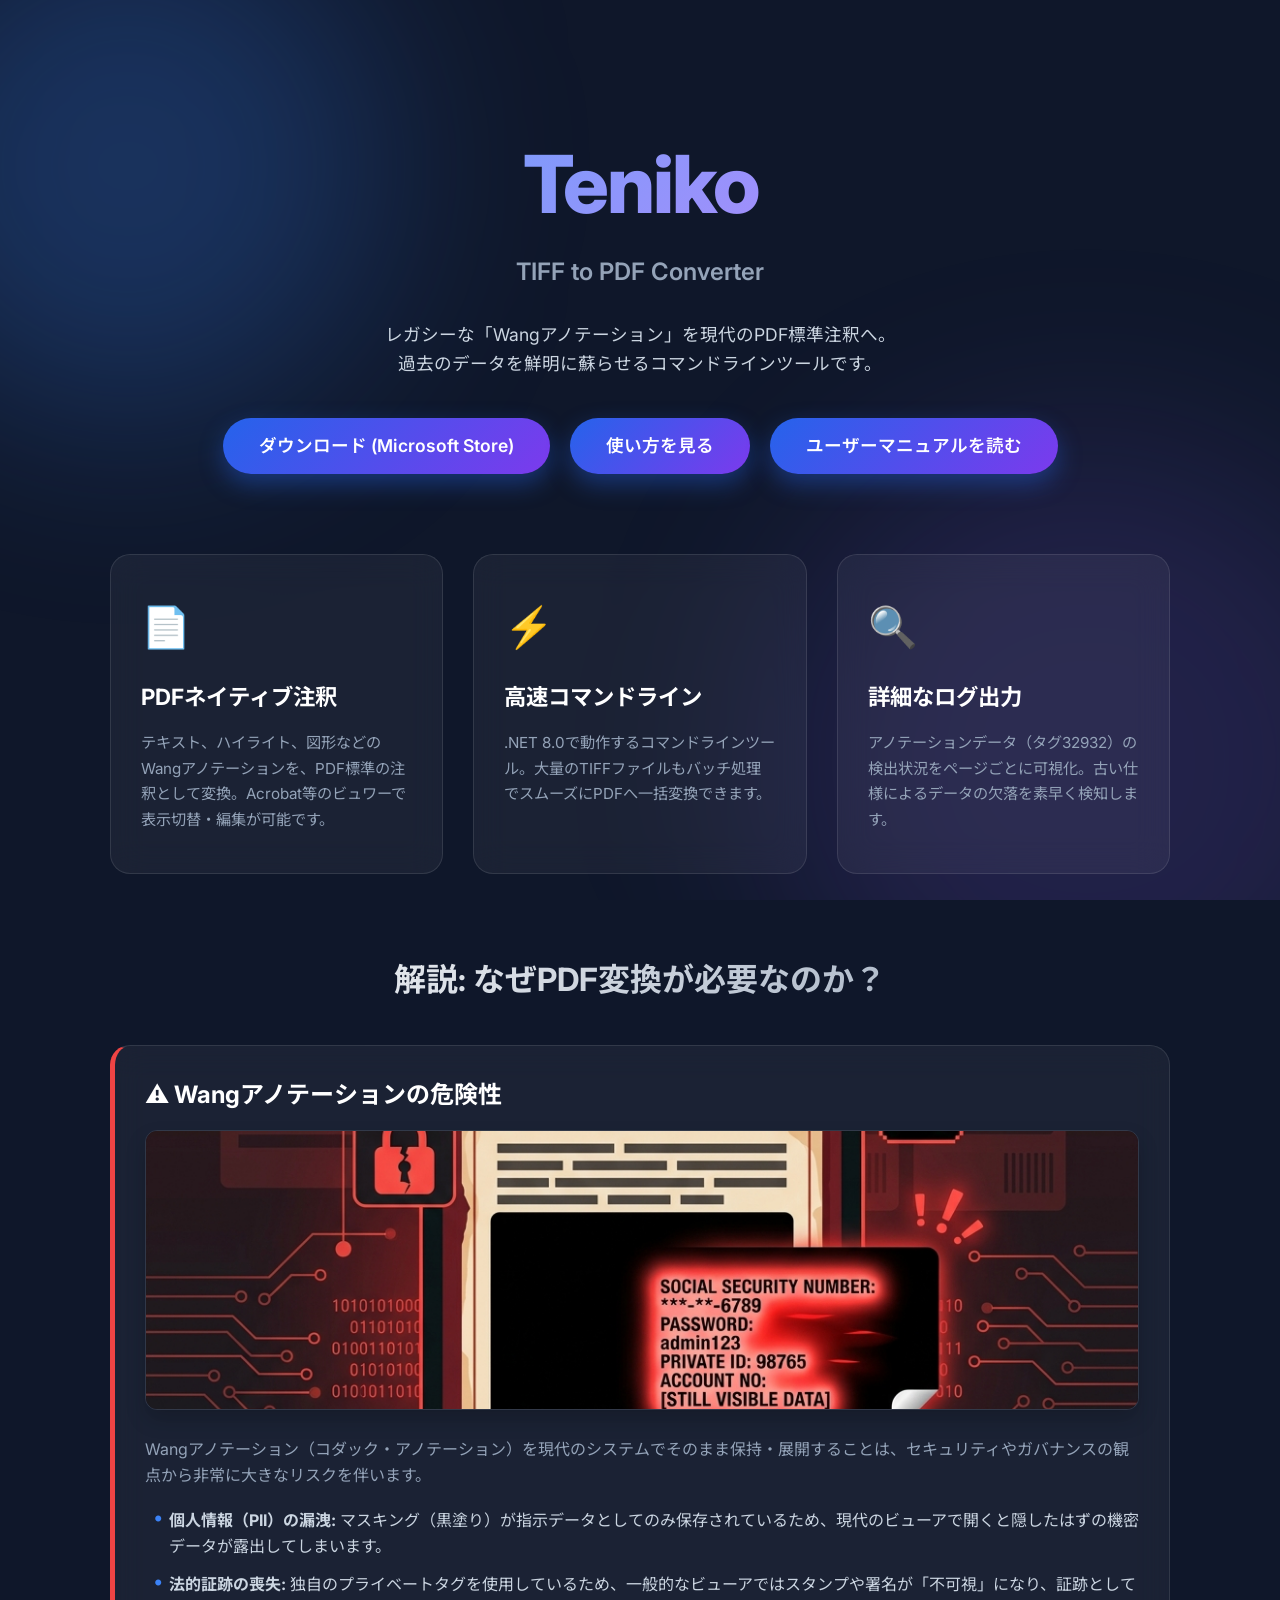
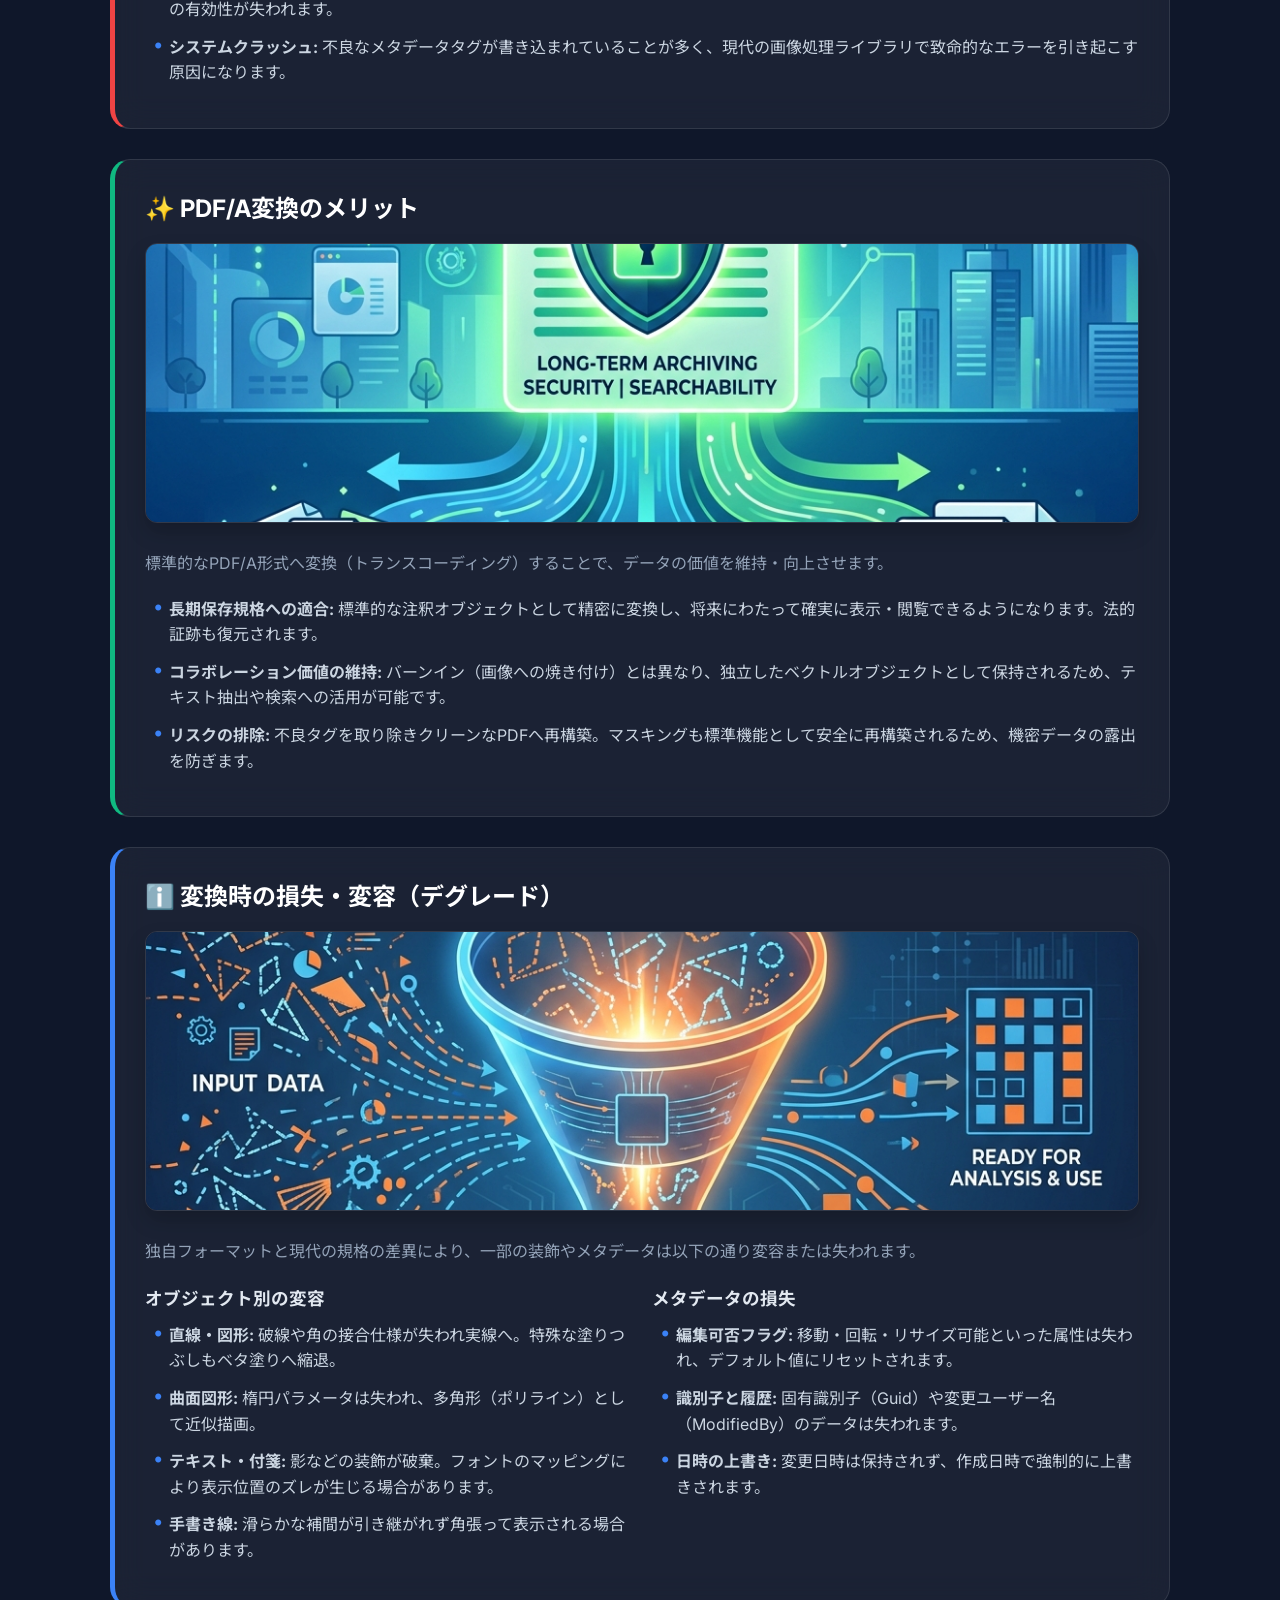
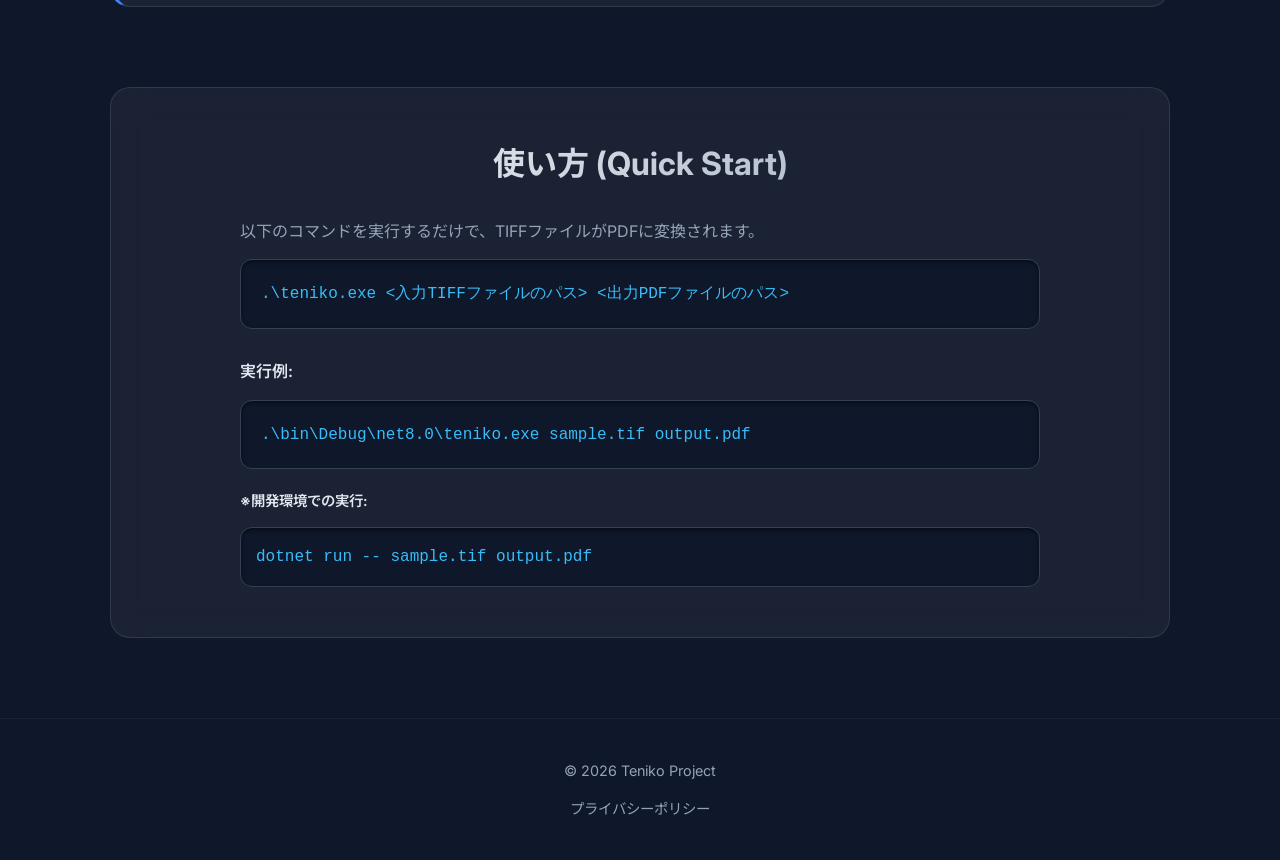
<file: index.html>
<!DOCTYPE html>
<html lang="ja">
<head>
    <meta charset="UTF-8">
    <meta name="viewport" content="width=device-width, initial-scale=1.0">
    <title>Teniko - TIFF to PDF Converter</title>
    <meta name="description" content="レガシーなWangアノテーション付きTIFFをモダンなPDFへ変換するツール「Teniko」の解説ページです。">
    <link href="https://fonts.googleapis.com/css2?family=Inter:wght@400;600;800&family=Noto+Sans+JP:wght@400;700&display=swap" rel="stylesheet">
    <link rel="stylesheet" href="style.css">
</head>
<body>
    <div class="background-shapes">
        <div class="shape shape-1"></div>
        <div class="shape shape-2"></div>
    </div>

    <header class="hero">
        <div class="container text-center">
            <h1 class="logo-title">Teniko</h1>
            <p class="tagline">TIFF to PDF Converter</p>
            <p class="hero-desc">レガシーな「Wangアノテーション」を現代のPDF標準注釈へ。<br>過去のデータを鮮明に蘇らせるコマンドラインツールです。</p>
            <div style="display: flex; gap: 20px; justify-content: center; flex-wrap: wrap;">
                <a href="https://apps.microsoft.com/store/detail/9NNN3JRB1NVX?cid=DevShareMCLPCS" class="btn-primary" target="_blank" rel="noopener noreferrer">ダウンロード (Microsoft Store)</a>
                <a href="#usage" class="btn-primary">使い方を見る</a>
                <a href="manual.html" class="btn-primary">ユーザーマニュアルを読む</a>
            </div>
        </div>
    </header>

    <main class="container">
        <section class="features">
            <div class="card glass">
                <div class="icon">📄</div>
                <h2>PDFネイティブ注釈</h2>
                <p>テキスト、ハイライト、図形などのWangアノテーションを、PDF標準の注釈として変換。Acrobat等のビュワーで表示切替・編集が可能です。</p>
            </div>
            <div class="card glass">
                <div class="icon">⚡</div>
                <h2>高速コマンドライン</h2>
                <p>.NET 8.0で動作するコマンドラインツール。大量のTIFFファイルもバッチ処理でスムーズにPDFへ一括変換できます。</p>
            </div>
            <div class="card glass">
                <div class="icon">🔍</div>
                <h2>詳細なログ出力</h2>
                <p>アノテーションデータ（タグ32932）の検出状況をページごとに可視化。古い仕様によるデータの欠落を素早く検知します。</p>
            </div>
        </section>

        <section class="details-section">
            <h2 class="section-title">解説: なぜPDF変換が必要なのか？</h2>
            
            <div class="detail-card glass warning-card">
                <h3>⚠️ Wangアノテーションの危険性</h3>
                <img src="img/concept_wang_risks.png" alt="Wangアノテーションの危険性" class="detail-image">
                <p>Wangアノテーション（コダック・アノテーション）を現代のシステムでそのまま保持・展開することは、セキュリティやガバナンスの観点から非常に大きなリスクを伴います。</p>
                <ul>
                    <li><strong>個人情報（PII）の漏洩:</strong> マスキング（黒塗り）が指示データとしてのみ保存されているため、現代のビューアで開くと隠したはずの機密データが露出してしまいます。</li>
                    <li><strong>法的証跡の喪失:</strong> 独自のプライベートタグを使用しているため、一般的なビューアではスタンプや署名が「不可視」になり、証跡としての有効性が失われます。</li>
                    <li><strong>システムクラッシュ:</strong> 不良なメタデータタグが書き込まれていることが多く、現代の画像処理ライブラリで致命的なエラーを引き起こす原因になります。</li>
                </ul>
            </div>

            <div class="detail-card glass success-card">
                <h3>✨ PDF/A変換のメリット</h3>
                <img src="img/concept_pdf_benefits.png" alt="PDF/A変換のメリット" class="detail-image">
                <p>標準的なPDF/A形式へ変換（トランスコーディング）することで、データの価値を維持・向上させます。</p>
                <ul>
                    <li><strong>長期保存規格への適合:</strong> 標準的な注釈オブジェクトとして精密に変換し、将来にわたって確実に表示・閲覧できるようになります。法的証跡も復元されます。</li>
                    <li><strong>コラボレーション価値の維持:</strong> バーンイン（画像への焼き付け）とは異なり、独立したベクトルオブジェクトとして保持されるため、テキスト抽出や検索への活用が可能です。</li>
                    <li><strong>リスクの排除:</strong> 不良タグを取り除きクリーンなPDFへ再構築。マスキングも標準機能として安全に再構築されるため、機密データの露出を防ぎます。</li>
                </ul>
            </div>

            <div class="detail-card glass info-card">
                <h3>ℹ️ 変換時の損失・変容（デグレード）</h3>
                <img src="img/concept_degradation.png" alt="変換時の損失・変容" class="detail-image">
                <p>独自フォーマットと現代の規格の差異により、一部の装飾やメタデータは以下の通り変容または失われます。</p>
                <div class="grid-2col">
                    <div>
                        <h4>オブジェクト別の変容</h4>
                        <ul>
                            <li><strong>直線・図形:</strong> 破線や角の接合仕様が失われ実線へ。特殊な塗りつぶしもベタ塗りへ縮退。</li>
                            <li><strong>曲面図形:</strong> 楕円パラメータは失われ、多角形（ポリライン）として近似描画。</li>
                            <li><strong>テキスト・付箋:</strong> 影などの装飾が破棄。フォントのマッピングにより表示位置のズレが生じる場合があります。</li>
                            <li><strong>手書き線:</strong> 滑らかな補間が引き継がれず角張って表示される場合があります。</li>
                        </ul>
                    </div>
                    <div>
                        <h4>メタデータの損失</h4>
                        <ul>
                            <li><strong>編集可否フラグ:</strong> 移動・回転・リサイズ可能といった属性は失われ、デフォルト値にリセットされます。</li>
                            <li><strong>識別子と履歴:</strong> 固有識別子（Guid）や変更ユーザー名（ModifiedBy）のデータは失われます。</li>
                            <li><strong>日時の上書き:</strong> 変更日時は保持されず、作成日時で強制的に上書きされます。</li>
                        </ul>
                    </div>
                </div>
            </div>
        </section>

        <section id="usage" class="usage-section glass">
            <h2>使い方 (Quick Start)</h2>
            <div class="code-block-container">
                <p>以下のコマンドを実行するだけで、TIFFファイルがPDFに変換されます。</p>
                <div class="code-block">
                    <code>.\teniko.exe &lt;入力TIFFファイルのパス&gt; &lt;出力PDFファイルのパス&gt;</code>
                </div>
                <p class="example-title">実行例:</p>
                <div class="code-block">
                    <code>.\bin\Debug\net8.0\teniko.exe sample.tif output.pdf</code>
                </div>
                <p class="example-title" style="margin-top:20px; font-size:0.9em;">※開発環境での実行:</p>
                <div class="code-block" style="padding:15px;">
                    <code>dotnet run -- sample.tif output.pdf</code>
                </div>
            </div>
        </section>
    </main>

    <footer>
        <p>&copy; 2026 Teniko Project</p>
        <div style="margin-top: 15px;">
            <a href="privacy.html" style="color: var(--text-secondary); text-decoration: none; font-size: 0.9rem; transition: color 0.3s;" onmouseover="this.style.color='#fff'" onmouseout="this.style.color='var(--text-secondary)'">プライバシーポリシー</a>
        </div>
    </footer>

    <script>
        document.addEventListener('DOMContentLoaded', () => {
            const observer = new IntersectionObserver((entries) => {
                entries.forEach(entry => {
                    if (entry.isIntersecting) {
                        entry.target.style.opacity = 1;
                        entry.target.style.transform = 'translateY(0)';
                        observer.unobserve(entry.target);
                    }
                });
            }, { threshold: 0.1 });

            document.querySelectorAll('.card, .usage-section, .detail-card').forEach(el => {
                el.style.opacity = 0;
                el.style.transform = 'translateY(30px)';
                el.style.transition = 'all 0.8s cubic-bezier(0.4, 0, 0.2, 1)';
                observer.observe(el);
            });
        });
    </script>
</body>
</html>
</file>
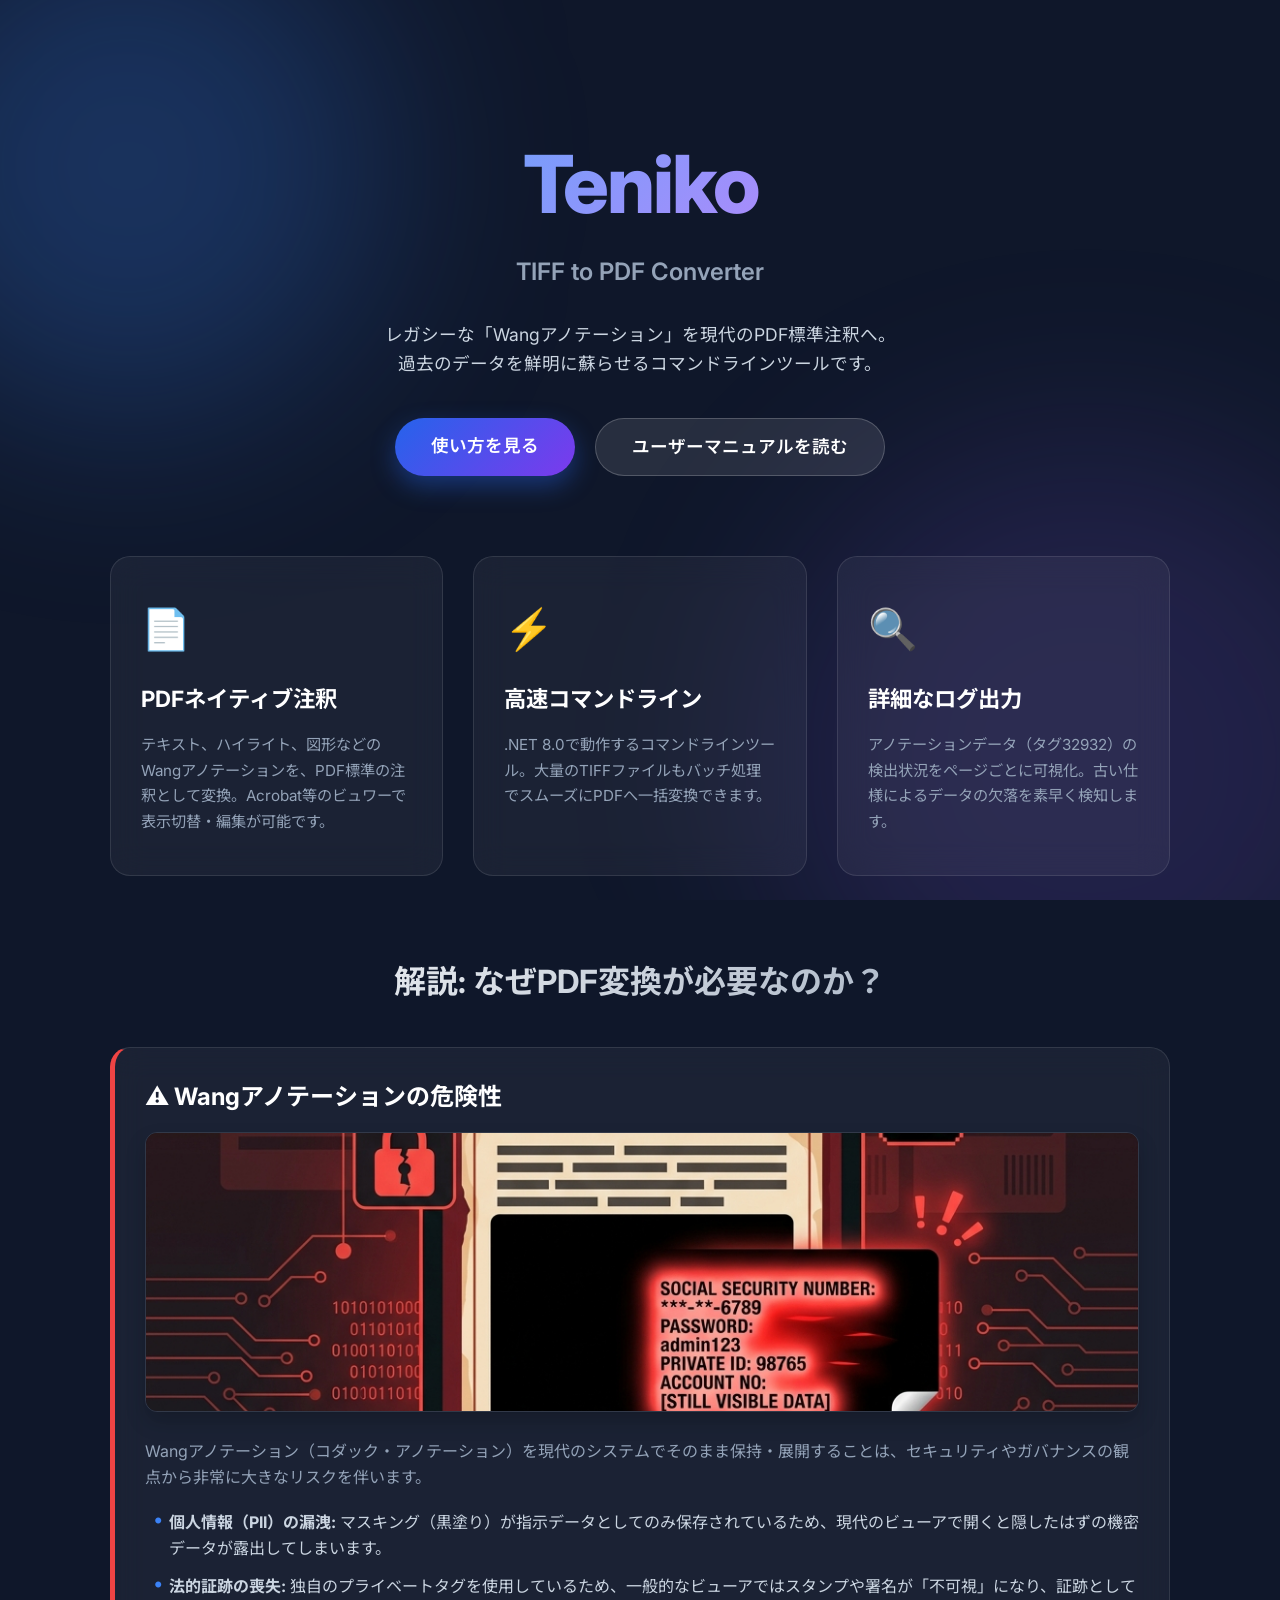
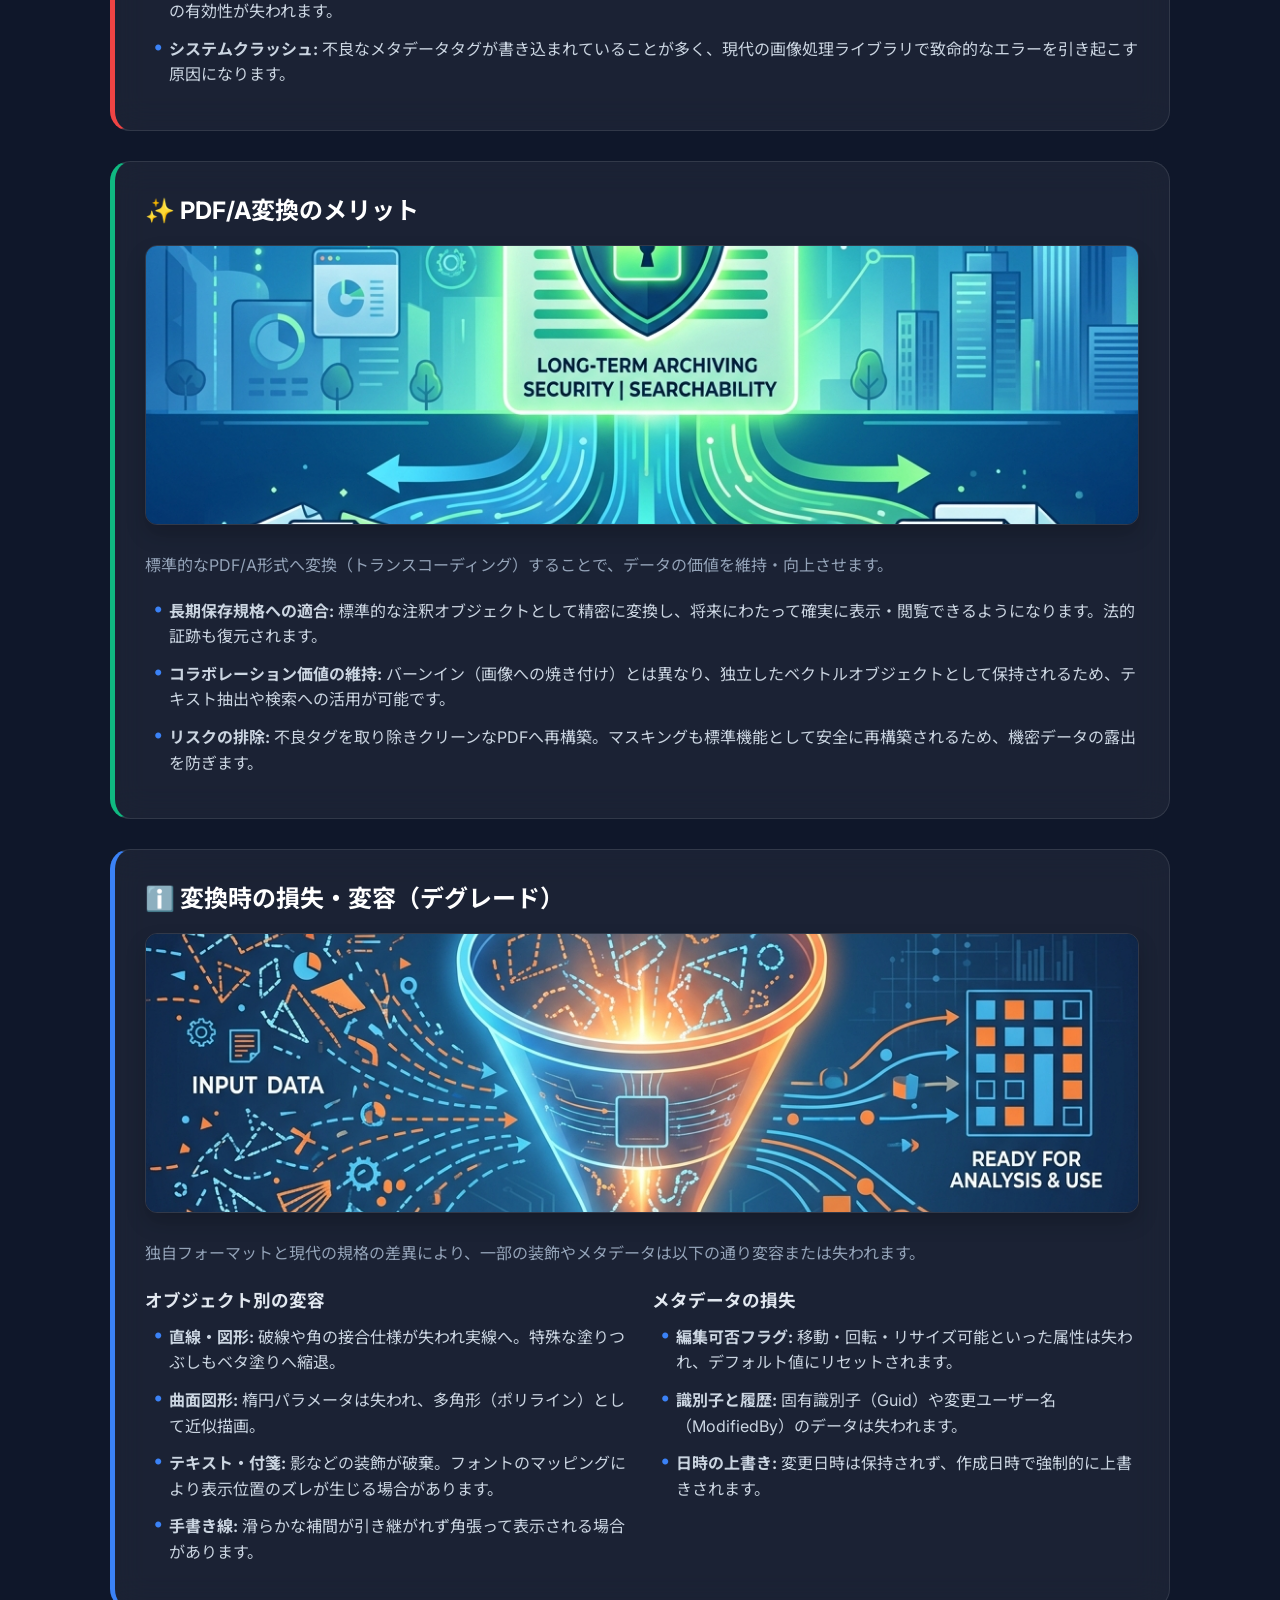
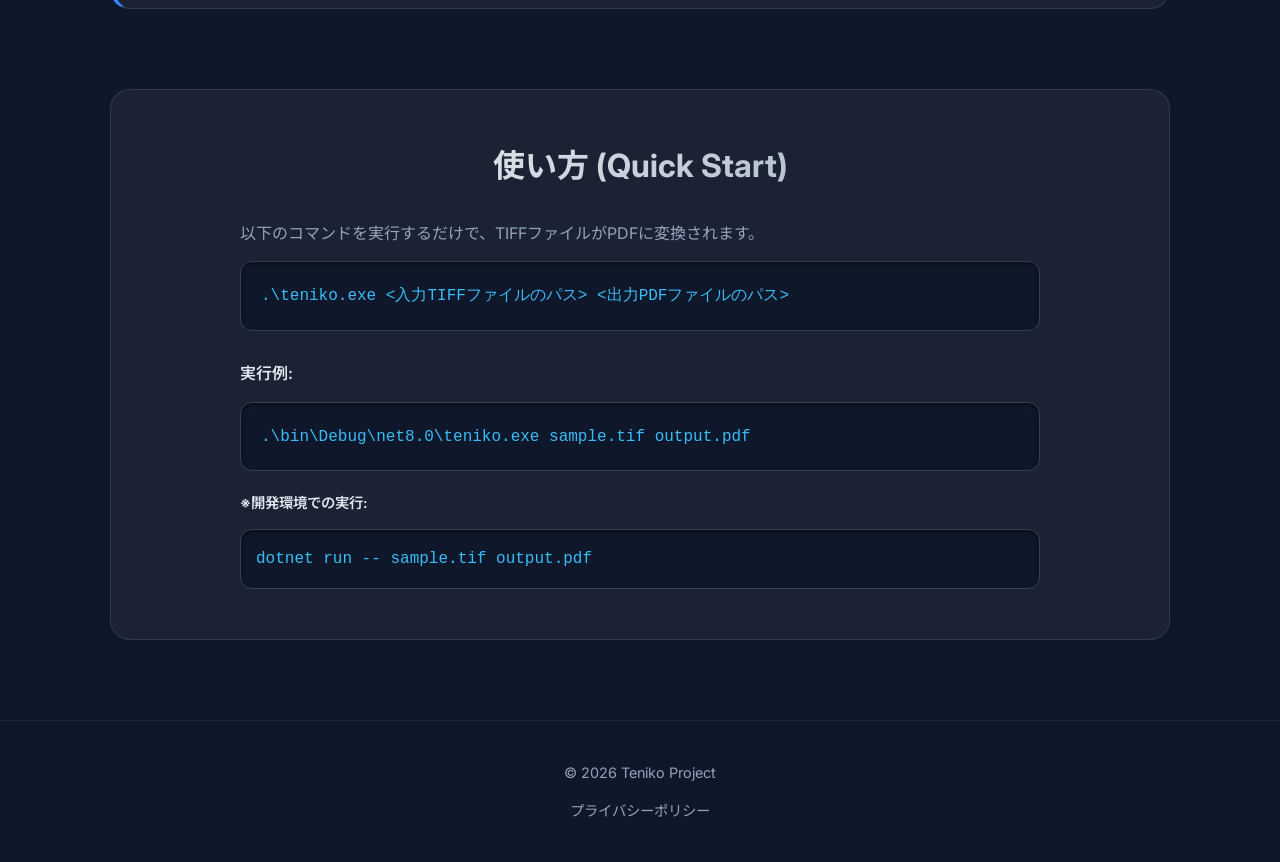
<file: web/index.html>
<!DOCTYPE html>
<html lang="ja">
<head>
    <meta charset="UTF-8">
    <meta name="viewport" content="width=device-width, initial-scale=1.0">
    <title>Teniko - TIFF to PDF Converter</title>
    <meta name="description" content="レガシーなWangアノテーション付きTIFFをモダンなPDFへ変換するツール「Teniko」の解説ページです。">
    <link href="https://fonts.googleapis.com/css2?family=Inter:wght@400;600;800&family=Noto+Sans+JP:wght@400;700&display=swap" rel="stylesheet">
    <link rel="stylesheet" href="style.css">
</head>
<body>
    <div class="background-shapes">
        <div class="shape shape-1"></div>
        <div class="shape shape-2"></div>
    </div>

    <header class="hero">
        <div class="container text-center">
            <h1 class="logo-title">Teniko</h1>
            <p class="tagline">TIFF to PDF Converter</p>
            <p class="hero-desc">レガシーな「Wangアノテーション」を現代のPDF標準注釈へ。<br>過去のデータを鮮明に蘇らせるコマンドラインツールです。</p>
            <div style="display: flex; gap: 20px; justify-content: center; flex-wrap: wrap;">
                <a href="#usage" class="btn-primary">使い方を見る</a>
                <a href="manual.html" class="btn-primary" style="background: rgba(255,255,255,0.1); border: 1px solid rgba(255,255,255,0.2); box-shadow: none;">ユーザーマニュアルを読む</a>
            </div>
        </div>
    </header>

    <main class="container">
        <section class="features">
            <div class="card glass">
                <div class="icon">📄</div>
                <h2>PDFネイティブ注釈</h2>
                <p>テキスト、ハイライト、図形などのWangアノテーションを、PDF標準の注釈として変換。Acrobat等のビュワーで表示切替・編集が可能です。</p>
            </div>
            <div class="card glass">
                <div class="icon">⚡</div>
                <h2>高速コマンドライン</h2>
                <p>.NET 8.0で動作するコマンドラインツール。大量のTIFFファイルもバッチ処理でスムーズにPDFへ一括変換できます。</p>
            </div>
            <div class="card glass">
                <div class="icon">🔍</div>
                <h2>詳細なログ出力</h2>
                <p>アノテーションデータ（タグ32932）の検出状況をページごとに可視化。古い仕様によるデータの欠落を素早く検知します。</p>
            </div>
        </section>

        <section class="details-section">
            <h2 class="section-title">解説: なぜPDF変換が必要なのか？</h2>
            
            <div class="detail-card glass warning-card">
                <h3>⚠️ Wangアノテーションの危険性</h3>
                <img src="../img/concept_wang_risks.png" alt="Wangアノテーションの危険性" class="detail-image">
                <p>Wangアノテーション（コダック・アノテーション）を現代のシステムでそのまま保持・展開することは、セキュリティやガバナンスの観点から非常に大きなリスクを伴います。</p>
                <ul>
                    <li><strong>個人情報（PII）の漏洩:</strong> マスキング（黒塗り）が指示データとしてのみ保存されているため、現代のビューアで開くと隠したはずの機密データが露出してしまいます。</li>
                    <li><strong>法的証跡の喪失:</strong> 独自のプライベートタグを使用しているため、一般的なビューアではスタンプや署名が「不可視」になり、証跡としての有効性が失われます。</li>
                    <li><strong>システムクラッシュ:</strong> 不良なメタデータタグが書き込まれていることが多く、現代の画像処理ライブラリで致命的なエラーを引き起こす原因になります。</li>
                </ul>
            </div>

            <div class="detail-card glass success-card">
                <h3>✨ PDF/A変換のメリット</h3>
                <img src="../img/concept_pdf_benefits.png" alt="PDF/A変換のメリット" class="detail-image">
                <p>標準的なPDF/A形式へ変換（トランスコーディング）することで、データの価値を維持・向上させます。</p>
                <ul>
                    <li><strong>長期保存規格への適合:</strong> 標準的な注釈オブジェクトとして精密に変換し、将来にわたって確実に表示・閲覧できるようになります。法的証跡も復元されます。</li>
                    <li><strong>コラボレーション価値の維持:</strong> バーンイン（画像への焼き付け）とは異なり、独立したベクトルオブジェクトとして保持されるため、テキスト抽出や検索への活用が可能です。</li>
                    <li><strong>リスクの排除:</strong> 不良タグを取り除きクリーンなPDFへ再構築。マスキングも標準機能として安全に再構築されるため、機密データの露出を防ぎます。</li>
                </ul>
            </div>

            <div class="detail-card glass info-card">
                <h3>ℹ️ 変換時の損失・変容（デグレード）</h3>
                <img src="../img/concept_degradation.png" alt="変換時の損失・変容" class="detail-image">
                <p>独自フォーマットと現代の規格の差異により、一部の装飾やメタデータは以下の通り変容または失われます。</p>
                <div class="grid-2col">
                    <div>
                        <h4>オブジェクト別の変容</h4>
                        <ul>
                            <li><strong>直線・図形:</strong> 破線や角の接合仕様が失われ実線へ。特殊な塗りつぶしもベタ塗りへ縮退。</li>
                            <li><strong>曲面図形:</strong> 楕円パラメータは失われ、多角形（ポリライン）として近似描画。</li>
                            <li><strong>テキスト・付箋:</strong> 影などの装飾が破棄。フォントのマッピングにより表示位置のズレが生じる場合があります。</li>
                            <li><strong>手書き線:</strong> 滑らかな補間が引き継がれず角張って表示される場合があります。</li>
                        </ul>
                    </div>
                    <div>
                        <h4>メタデータの損失</h4>
                        <ul>
                            <li><strong>編集可否フラグ:</strong> 移動・回転・リサイズ可能といった属性は失われ、デフォルト値にリセットされます。</li>
                            <li><strong>識別子と履歴:</strong> 固有識別子（Guid）や変更ユーザー名（ModifiedBy）のデータは失われます。</li>
                            <li><strong>日時の上書き:</strong> 変更日時は保持されず、作成日時で強制的に上書きされます。</li>
                        </ul>
                    </div>
                </div>
            </div>
        </section>

        <section id="usage" class="usage-section glass">
            <h2>使い方 (Quick Start)</h2>
            <div class="code-block-container">
                <p>以下のコマンドを実行するだけで、TIFFファイルがPDFに変換されます。</p>
                <div class="code-block">
                    <code>.\teniko.exe &lt;入力TIFFファイルのパス&gt; &lt;出力PDFファイルのパス&gt;</code>
                </div>
                <p class="example-title">実行例:</p>
                <div class="code-block">
                    <code>.\bin\Debug\net8.0\teniko.exe sample.tif output.pdf</code>
                </div>
                <p class="example-title" style="margin-top:20px; font-size:0.9em;">※開発環境での実行:</p>
                <div class="code-block" style="padding:15px;">
                    <code>dotnet run -- sample.tif output.pdf</code>
                </div>
            </div>
        </section>
    </main>

    <footer>
        <p>&copy; 2026 Teniko Project</p>
        <div style="margin-top: 15px;">
            <a href="privacy.html" style="color: var(--text-secondary); text-decoration: none; font-size: 0.9rem; transition: color 0.3s;" onmouseover="this.style.color='#fff'" onmouseout="this.style.color='var(--text-secondary)'">プライバシーポリシー</a>
        </div>
    </footer>

    <script>
        document.addEventListener('DOMContentLoaded', () => {
            const observer = new IntersectionObserver((entries) => {
                entries.forEach(entry => {
                    if (entry.isIntersecting) {
                        entry.target.style.opacity = 1;
                        entry.target.style.transform = 'translateY(0)';
                        observer.unobserve(entry.target);
                    }
                });
            }, { threshold: 0.1 });

            document.querySelectorAll('.card, .usage-section, .detail-card').forEach(el => {
                el.style.opacity = 0;
                el.style.transform = 'translateY(30px)';
                el.style.transition = 'all 0.8s cubic-bezier(0.4, 0, 0.2, 1)';
                observer.observe(el);
            });
        });
    </script>
</body>
</html>
</file>
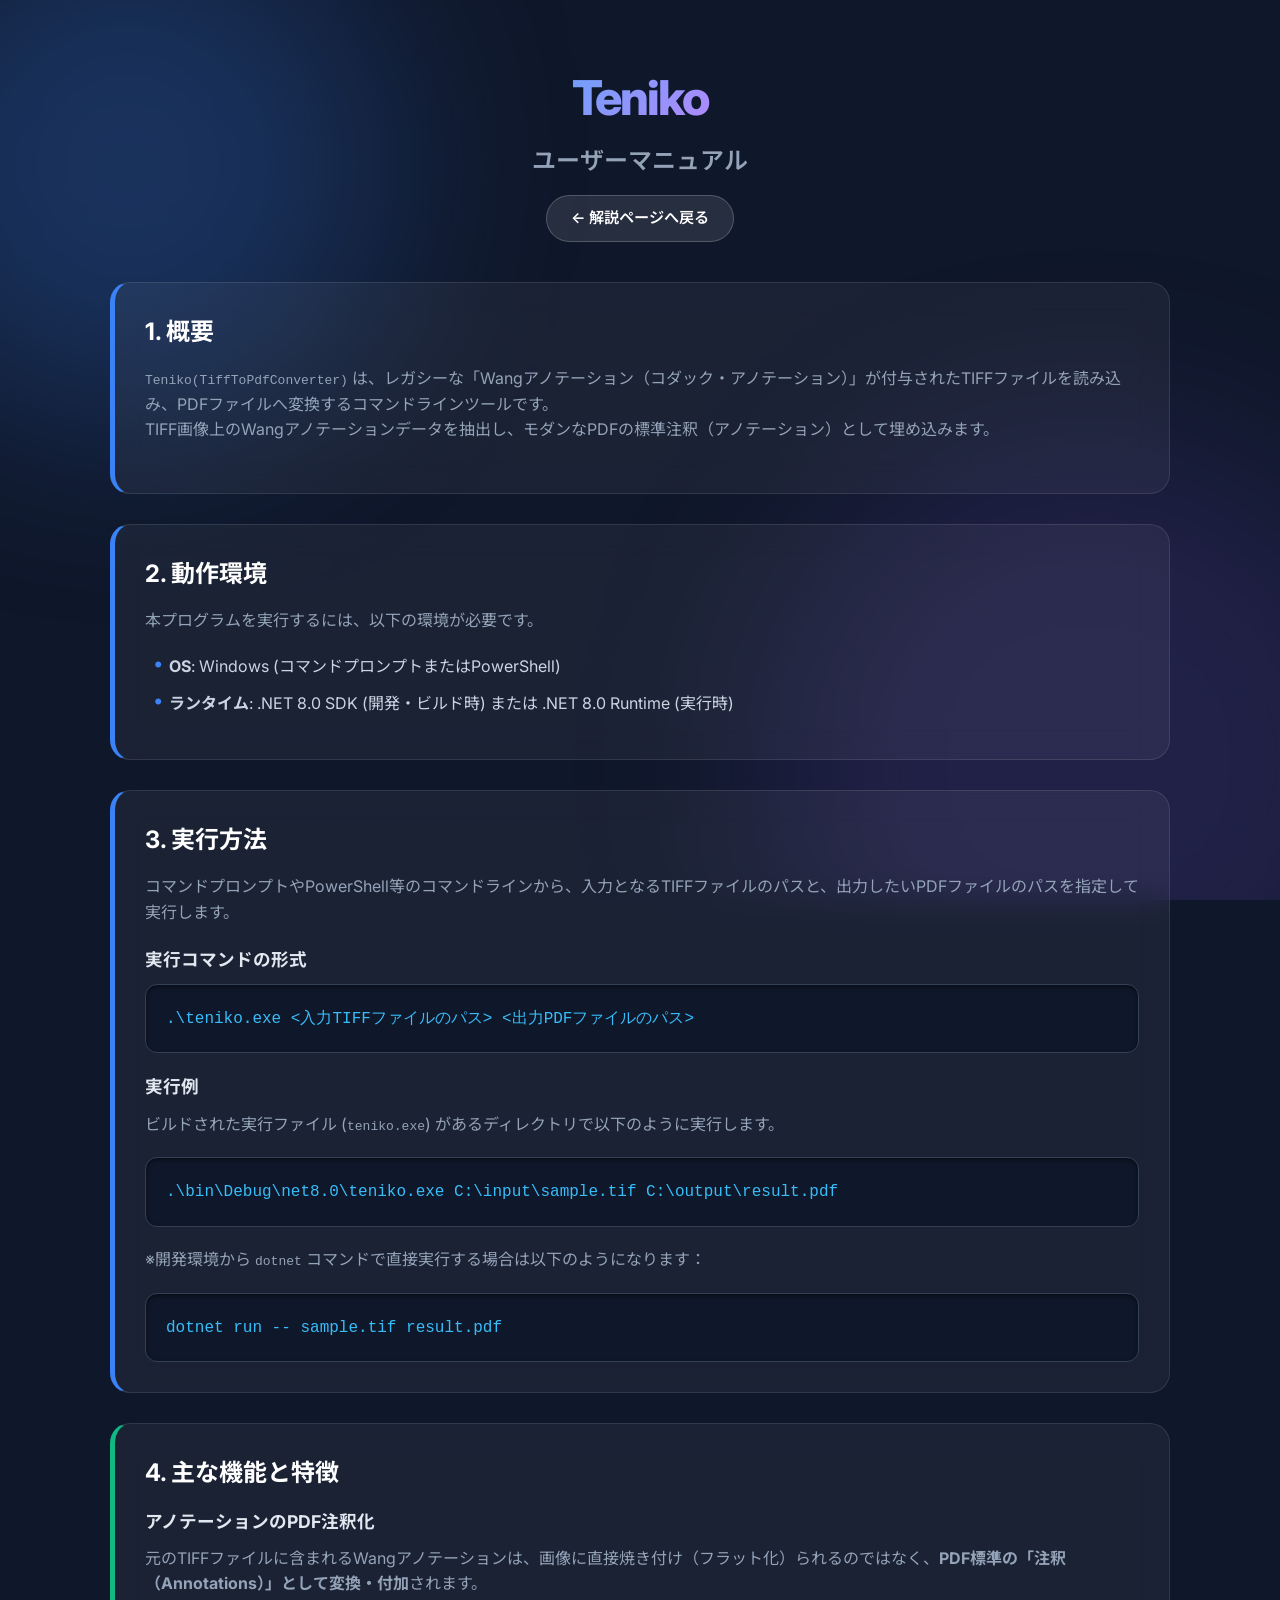
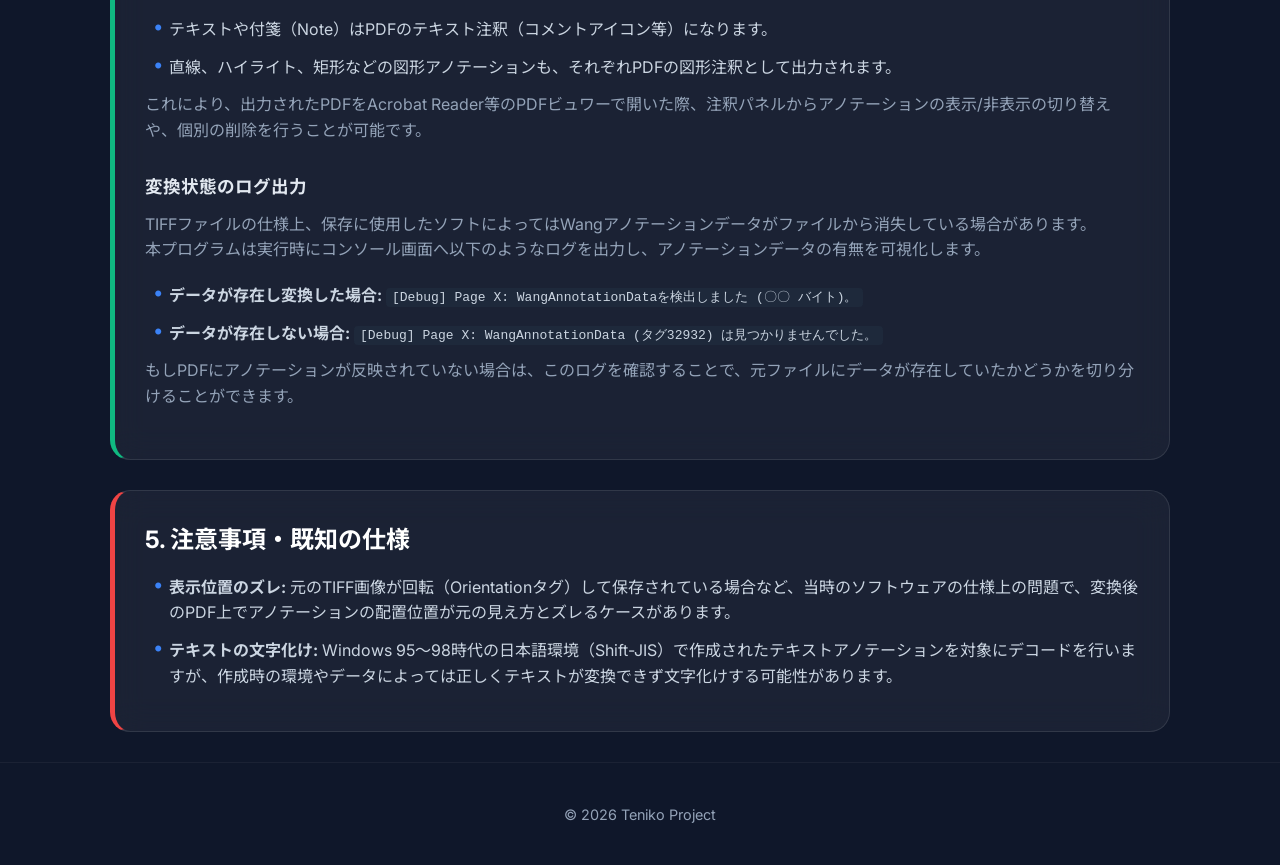
<file: manual.html>
<!DOCTYPE html>
<html lang="ja">
<head>
    <meta charset="UTF-8">
    <meta name="viewport" content="width=device-width, initial-scale=1.0">
    <title>ユーザーマニュアル - Teniko(TiffToPdfConverter)</title>
    <link href="https://fonts.googleapis.com/css2?family=Inter:wght@400;600;800&family=Noto+Sans+JP:wght@400;700&display=swap" rel="stylesheet">
    <link rel="stylesheet" href="style.css">
</head>
<body>
    <div class="background-shapes">
        <div class="shape shape-1"></div>
        <div class="shape shape-2"></div>
    </div>

    <header class="hero" style="padding: 60px 0 40px;">
        <div class="container text-center">
            <h1 class="logo-title" style="font-size: 3rem;">Teniko</h1>
            <p class="tagline" style="margin-bottom: 15px;">ユーザーマニュアル</p>
            <a href="index.html" class="btn-primary" style="padding: 10px 24px; font-size: 0.95rem; background: rgba(255,255,255,0.1); border: 1px solid rgba(255,255,255,0.2); box-shadow: none;">← 解説ページへ戻る</a>
        </div>
    </header>

    <main class="container">
        <!-- 概要 -->
        <section class="detail-card glass info-card">
            <h3>1. 概要</h3>
            <p><code>Teniko(TiffToPdfConverter)</code> は、レガシーな「Wangアノテーション（コダック・アノテーション）」が付与されたTIFFファイルを読み込み、PDFファイルへ変換するコマンドラインツールです。<br>
            TIFF画像上のWangアノテーションデータを抽出し、モダンなPDFの標準注釈（アノテーション）として埋め込みます。</p>
        </section>

        <!-- 動作環境 -->
        <section class="detail-card glass info-card">
            <h3>2. 動作環境</h3>
            <p>本プログラムを実行するには、以下の環境が必要です。</p>
            <ul>
                <li><strong>OS</strong>: Windows (コマンドプロンプトまたはPowerShell)</li>
                <li><strong>ランタイム</strong>: .NET 8.0 SDK (開発・ビルド時) または .NET 8.0 Runtime (実行時)</li>
            </ul>
        </section>

        <!-- 実行方法 -->
        <section class="detail-card glass info-card">
            <h3>3. 実行方法</h3>
            <p>コマンドプロンプトやPowerShell等のコマンドラインから、入力となるTIFFファイルのパスと、出力したいPDFファイルのパスを指定して実行します。</p>
            
            <h4 style="margin-top: 20px; margin-bottom: 10px; color: #e2e8f0; font-size: 1.1rem;">実行コマンドの形式</h4>
            <div class="code-block" style="margin-bottom: 20px;">
                <code>.\teniko.exe &lt;入力TIFFファイルのパス&gt; &lt;出力PDFファイルのパス&gt;</code>
            </div>

            <h4 style="margin-bottom: 10px; color: #e2e8f0; font-size: 1.1rem;">実行例</h4>
            <p>ビルドされた実行ファイル (<code>teniko.exe</code>) があるディレクトリで以下のように実行します。</p>
            <div class="code-block" style="margin-bottom: 20px;">
                <code>.\bin\Debug\net8.0\teniko.exe C:\input\sample.tif C:\output\result.pdf</code>
            </div>
            <p>※開発環境から <code>dotnet</code> コマンドで直接実行する場合は以下のようになります：</p>
            <div class="code-block">
                <code>dotnet run -- sample.tif result.pdf</code>
            </div>
        </section>

        <!-- 主な機能と特徴 -->
        <section class="detail-card glass success-card">
            <h3>4. 主な機能と特徴</h3>
            <h4 style="margin-bottom: 10px; color: #e2e8f0; font-size: 1.1rem;">アノテーションのPDF注釈化</h4>
            <p>元のTIFFファイルに含まれるWangアノテーションは、画像に直接焼き付け（フラット化）られるのではなく、<strong>PDF標準の「注釈（Annotations）」として変換・付加</strong>されます。</p>
            <ul>
                <li>テキストや付箋（Note）はPDFのテキスト注釈（コメントアイコン等）になります。</li>
                <li>直線、ハイライト、矩形などの図形アノテーションも、それぞれPDFの図形注釈として出力されます。</li>
            </ul>
            <p>これにより、出力されたPDFをAcrobat Reader等のPDFビュワーで開いた際、注釈パネルからアノテーションの表示/非表示の切り替えや、個別の削除を行うことが可能です。</p>

            <h4 style="margin-top: 30px; margin-bottom: 10px; color: #e2e8f0; font-size: 1.1rem;">変換状態のログ出力</h4>
            <p>TIFFファイルの仕様上、保存に使用したソフトによってはWangアノテーションデータがファイルから消失している場合があります。<br>
            本プログラムは実行時にコンソール画面へ以下のようなログを出力し、アノテーションデータの有無を可視化します。</p>
            <ul>
                <li><strong>データが存在し変換した場合:</strong> <code style="color:#cbd5e1; background:#1e293b; padding:2px 6px; border-radius:4px;">[Debug] Page X: WangAnnotationDataを検出しました (〇〇 バイト)。</code></li>
                <li><strong>データが存在しない場合:</strong> <code style="color:#cbd5e1; background:#1e293b; padding:2px 6px; border-radius:4px;">[Debug] Page X: WangAnnotationData (タグ32932) は見つかりませんでした。</code></li>
            </ul>
            <p>もしPDFにアノテーションが反映されていない場合は、このログを確認することで、元ファイルにデータが存在していたかどうかを切り分けることができます。</p>
        </section>

        <!-- 注意事項・既知の仕様 -->
        <section class="detail-card glass warning-card">
            <h3>5. 注意事項・既知の仕様</h3>
            <ul>
                <li><strong>表示位置のズレ:</strong> 元のTIFF画像が回転（Orientationタグ）して保存されている場合など、当時のソフトウェアの仕様上の問題で、変換後のPDF上でアノテーションの配置位置が元の見え方とズレるケースがあります。</li>
                <li><strong>テキストの文字化け:</strong> Windows 95〜98時代の日本語環境（Shift-JIS）で作成されたテキストアノテーションを対象にデコードを行いますが、作成時の環境やデータによっては正しくテキストが変換できず文字化けする可能性があります。</li>
            </ul>
        </section>
    </main>

    <footer>
        <p>&copy; 2026 Teniko Project</p>
    </footer>

    <script>
        document.addEventListener('DOMContentLoaded', () => {
            const observer = new IntersectionObserver((entries) => {
                entries.forEach(entry => {
                    if (entry.isIntersecting) {
                        entry.target.style.opacity = 1;
                        entry.target.style.transform = 'translateY(0)';
                        observer.unobserve(entry.target);
                    }
                });
            }, { threshold: 0.1 });

            document.querySelectorAll('.detail-card').forEach(el => {
                el.style.opacity = 0;
                el.style.transform = 'translateY(30px)';
                el.style.transition = 'all 0.8s cubic-bezier(0.4, 0, 0.2, 1)';
                observer.observe(el);
            });
        });
    </script>
</body>
</html>
</file>
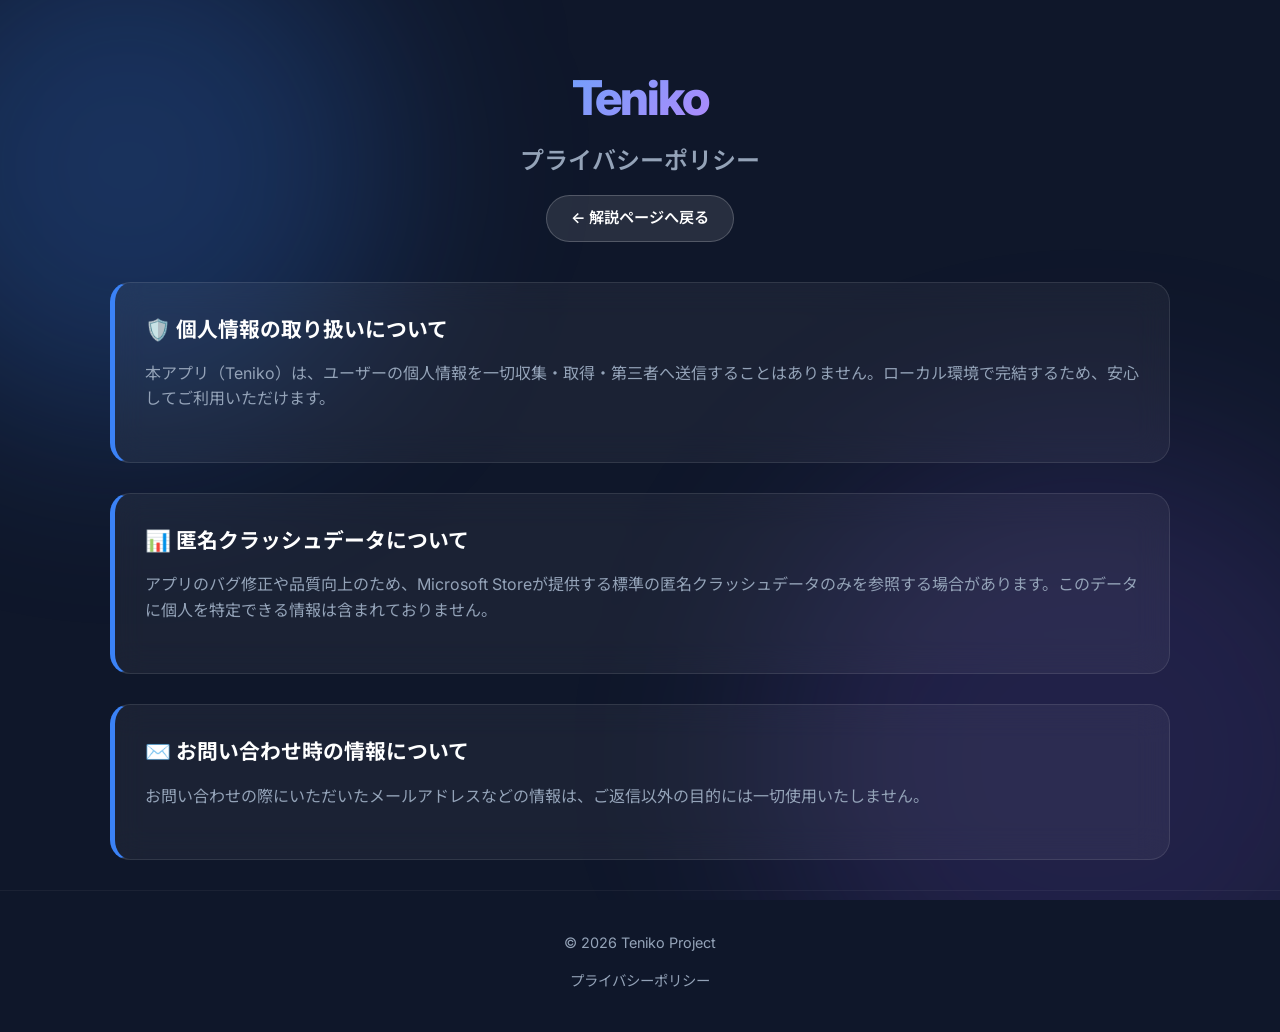
<file: privacy.html>
<!DOCTYPE html>
<html lang="ja">
<head>
    <meta charset="UTF-8">
    <meta name="viewport" content="width=device-width, initial-scale=1.0">
    <title>プライバシーポリシー - Teniko</title>
    <link href="https://fonts.googleapis.com/css2?family=Inter:wght@400;600;800&family=Noto+Sans+JP:wght@400;700&display=swap" rel="stylesheet">
    <link rel="stylesheet" href="style.css">
</head>
<body>
    <div class="background-shapes">
        <div class="shape shape-1"></div>
        <div class="shape shape-2"></div>
    </div>

    <header class="hero" style="padding: 60px 0 40px;">
        <div class="container text-center">
            <h1 class="logo-title" style="font-size: 3rem;">Teniko</h1>
            <p class="tagline" style="margin-bottom: 15px;">プライバシーポリシー</p>
            <a href="index.html" class="btn-primary" style="padding: 10px 24px; font-size: 0.95rem; background: rgba(255,255,255,0.1); border: 1px solid rgba(255,255,255,0.2); box-shadow: none;">← 解説ページへ戻る</a>
        </div>
    </header>

    <main class="container">
        <section class="detail-card glass info-card">
            <h3 style="margin-bottom: 15px; color: #fff; font-size: 1.3rem;">🛡️ 個人情報の取り扱いについて</h3>
            <p>本アプリ（Teniko）は、ユーザーの個人情報を一切収集・取得・第三者へ送信することはありません。ローカル環境で完結するため、安心してご利用いただけます。</p>
        </section>

        <section class="detail-card glass info-card">
            <h3 style="margin-bottom: 15px; color: #fff; font-size: 1.3rem;">📊 匿名クラッシュデータについて</h3>
            <p>アプリのバグ修正や品質向上のため、Microsoft Storeが提供する標準の匿名クラッシュデータのみを参照する場合があります。このデータに個人を特定できる情報は含まれておりません。</p>
        </section>

        <section class="detail-card glass info-card">
            <h3 style="margin-bottom: 15px; color: #fff; font-size: 1.3rem;">✉️ お問い合わせ時の情報について</h3>
            <p>お問い合わせの際にいただいたメールアドレスなどの情報は、ご返信以外の目的には一切使用いたしません。</p>
        </section>
    </main>

    <footer>
        <p>&copy; 2026 Teniko Project</p>
        <div style="margin-top: 15px;">
            <a href="privacy.html" style="color: var(--text-secondary); text-decoration: none; font-size: 0.9rem; transition: color 0.3s;">プライバシーポリシー</a>
        </div>
    </footer>

    <script>
        document.addEventListener('DOMContentLoaded', () => {
            const observer = new IntersectionObserver((entries) => {
                entries.forEach(entry => {
                    if (entry.isIntersecting) {
                        entry.target.style.opacity = 1;
                        entry.target.style.transform = 'translateY(0)';
                        observer.unobserve(entry.target);
                    }
                });
            }, { threshold: 0.1 });

            document.querySelectorAll('.detail-card').forEach(el => {
                el.style.opacity = 0;
                el.style.transform = 'translateY(30px)';
                el.style.transition = 'all 0.8s cubic-bezier(0.4, 0, 0.2, 1)';
                observer.observe(el);
            });
        });
    </script>
</body>
</html>
</file>
<file: style.css>
:root {
    --bg-color: #0f172a;
    --text-primary: #f8fafc;
    --text-secondary: #94a3b8;
    --accent-color: #3b82f6;
    --accent-glow: rgba(59, 130, 246, 0.5);
    --glass-bg: rgba(255, 255, 255, 0.05);
    --glass-border: rgba(255, 255, 255, 0.1);
}

* {
    box-sizing: border-box;
    margin: 0;
    padding: 0;
}

body {
    font-family: 'Inter', 'Noto Sans JP', sans-serif;
    background-color: var(--bg-color);
    color: var(--text-primary);
    line-height: 1.6;
    overflow-x: hidden;
    position: relative;
}

/* Background animated shapes */
.background-shapes {
    position: fixed;
    top: 0;
    left: 0;
    width: 100vw;
    height: 100vh;
    z-index: -1;
    overflow: hidden;
}

.shape {
    position: absolute;
    filter: blur(100px);
    border-radius: 50%;
    animation: float 20s infinite alternate;
}

.shape-1 {
    width: 40vw;
    height: 40vw;
    background: rgba(59, 130, 246, 0.25);
    top: -10%;
    left: -10%;
}

.shape-2 {
    width: 50vw;
    height: 50vw;
    background: rgba(139, 92, 246, 0.15);
    bottom: -20%;
    right: -10%;
    animation-delay: -5s;
}

@keyframes float {
    0% { transform: translate(0, 0) scale(1); }
    100% { transform: translate(50px, 50px) scale(1.1); }
}

.container {
    max-width: 1100px;
    margin: 0 auto;
    padding: 0 20px;
}

.text-center {
    text-align: center;
}

/* Hero Section */
.hero {
    padding: 120px 0 80px;
    display: flex;
    flex-direction: column;
    align-items: center;
    justify-content: center;
}

.logo-title {
    font-size: 5rem;
    font-weight: 800;
    background: linear-gradient(135deg, #60a5fa, #c084fc);
    -webkit-background-clip: text;
    -webkit-text-fill-color: transparent;
    margin-bottom: 5px;
    letter-spacing: -2px;
}

.tagline {
    font-size: 1.5rem;
    color: var(--text-secondary);
    margin-bottom: 30px;
    font-weight: 600;
}

.hero-desc {
    font-size: 1.1rem;
    max-width: 600px;
    margin: 0 auto 40px;
    color: #cbd5e1;
}

.btn-primary {
    display: inline-block;
    padding: 14px 36px;
    font-size: 1.1rem;
    font-weight: 600;
    color: #fff;
    background: linear-gradient(135deg, #2563eb, #7c3aed);
    border-radius: 50px;
    text-decoration: none;
    box-shadow: 0 10px 25px rgba(37, 99, 235, 0.4);
    transition: all 0.3s ease;
}

.btn-primary:hover {
    transform: translateY(-3px);
    box-shadow: 0 15px 35px rgba(37, 99, 235, 0.6);
}

/* Glassmorphism utility */
.glass {
    background: var(--glass-bg);
    backdrop-filter: blur(16px);
    -webkit-backdrop-filter: blur(16px);
    border: 1px solid var(--glass-border);
    border-radius: 20px;
}

/* Features Section */
.features {
    display: grid;
    grid-template-columns: repeat(auto-fit, minmax(300px, 1fr));
    gap: 30px;
    margin-bottom: 80px;
}

.card {
    padding: 40px 30px;
    text-align: left;
    transition: transform 0.3s ease, box-shadow 0.3s ease, border-color 0.3s ease;
}

.card:hover {
    transform: translateY(-10px) !important;
    box-shadow: 0 20px 40px rgba(0, 0, 0, 0.4);
    border-color: rgba(255, 255, 255, 0.3);
}

.card .icon {
    font-size: 2.5rem;
    margin-bottom: 20px;
}

.card h2 {
    font-size: 1.4rem;
    margin-bottom: 15px;
    color: #fff;
    font-weight: 700;
}

.card p {
    color: var(--text-secondary);
    font-size: 0.95rem;
    line-height: 1.7;
}

/* Usage Section */
.usage-section {
    padding: 50px;
    margin-bottom: 80px;
}

.usage-section h2 {
    font-size: 2rem;
    margin-bottom: 30px;
    text-align: center;
    background: linear-gradient(135deg, #fff, #94a3b8);
    -webkit-background-clip: text;
    -webkit-text-fill-color: transparent;
}

.code-block-container {
    max-width: 800px;
    margin: 0 auto;
}

.code-block-container p {
    margin-bottom: 15px;
    color: var(--text-secondary);
}

.example-title {
    margin-top: 30px;
    font-weight: 600;
    color: #e2e8f0 !important;
}

.code-block {
    background: #0f172a;
    padding: 20px;
    border-radius: 12px;
    border: 1px solid #334155;
    position: relative;
    overflow-x: auto;
    box-shadow: inset 0 2px 4px rgba(0,0,0,0.5);
}

.code-block code {
    font-family: 'Consolas', 'Courier New', monospace;
    color: #38bdf8;
    font-size: 1rem;
}

/* Footer */
footer {
    text-align: center;
    padding: 40px 0;
    color: var(--text-secondary);
    border-top: 1px solid rgba(255,255,255,0.05);
    font-size: 0.9rem;
}

/* Details Section */
.details-section {
    margin-bottom: 80px;
}

.section-title {
    font-size: 2rem;
    text-align: center;
    margin-bottom: 40px;
    background: linear-gradient(135deg, #fff, #94a3b8);
    -webkit-background-clip: text;
    -webkit-text-fill-color: transparent;
}

.detail-card {
    padding: 30px;
    margin-bottom: 30px;
    border-left: 5px solid transparent;
}

.warning-card { border-left-color: #ef4444; }
.success-card { border-left-color: #10b981; }
.info-card { border-left-color: #3b82f6; }

.detail-card h3 {
    font-size: 1.5rem;
    margin-bottom: 15px;
    color: #fff;
    display: flex;
    align-items: center;
    gap: 10px;
}

.detail-card p {
    color: var(--text-secondary);
    margin-bottom: 20px;
}

.detail-image {
    width: 100%;
    max-height: 280px;
    object-fit: cover;
    border-radius: 12px;
    margin-bottom: 20px;
    border: 1px solid rgba(255, 255, 255, 0.1);
    box-shadow: 0 10px 20px rgba(0, 0, 0, 0.2);
}

.detail-card ul {
    list-style: none;
    padding-left: 0;
}

.detail-card ul li {
    margin-bottom: 12px;
    padding-left: 24px;
    position: relative;
    color: #cbd5e1;
}

.detail-card ul li::before {
    content: '•';
    position: absolute;
    left: 8px;
    color: var(--accent-color);
    font-size: 1.2rem;
    line-height: 1;
}

.grid-2col {
    display: grid;
    grid-template-columns: 1fr 1fr;
    gap: 20px;
}

.grid-2col h4 {
    color: #e2e8f0;
    margin-bottom: 10px;
    font-size: 1.1rem;
}

@media (max-width: 768px) {
    .grid-2col {
        grid-template-columns: 1fr;
    }
}
</file>
<file: web/style.css>
:root {
    --bg-color: #0f172a;
    --text-primary: #f8fafc;
    --text-secondary: #94a3b8;
    --accent-color: #3b82f6;
    --accent-glow: rgba(59, 130, 246, 0.5);
    --glass-bg: rgba(255, 255, 255, 0.05);
    --glass-border: rgba(255, 255, 255, 0.1);
}

* {
    box-sizing: border-box;
    margin: 0;
    padding: 0;
}

body {
    font-family: 'Inter', 'Noto Sans JP', sans-serif;
    background-color: var(--bg-color);
    color: var(--text-primary);
    line-height: 1.6;
    overflow-x: hidden;
    position: relative;
}

/* Background animated shapes */
.background-shapes {
    position: fixed;
    top: 0;
    left: 0;
    width: 100vw;
    height: 100vh;
    z-index: -1;
    overflow: hidden;
}

.shape {
    position: absolute;
    filter: blur(100px);
    border-radius: 50%;
    animation: float 20s infinite alternate;
}

.shape-1 {
    width: 40vw;
    height: 40vw;
    background: rgba(59, 130, 246, 0.25);
    top: -10%;
    left: -10%;
}

.shape-2 {
    width: 50vw;
    height: 50vw;
    background: rgba(139, 92, 246, 0.15);
    bottom: -20%;
    right: -10%;
    animation-delay: -5s;
}

@keyframes float {
    0% { transform: translate(0, 0) scale(1); }
    100% { transform: translate(50px, 50px) scale(1.1); }
}

.container {
    max-width: 1100px;
    margin: 0 auto;
    padding: 0 20px;
}

.text-center {
    text-align: center;
}

/* Hero Section */
.hero {
    padding: 120px 0 80px;
    display: flex;
    flex-direction: column;
    align-items: center;
    justify-content: center;
}

.logo-title {
    font-size: 5rem;
    font-weight: 800;
    background: linear-gradient(135deg, #60a5fa, #c084fc);
    -webkit-background-clip: text;
    -webkit-text-fill-color: transparent;
    margin-bottom: 5px;
    letter-spacing: -2px;
}

.tagline {
    font-size: 1.5rem;
    color: var(--text-secondary);
    margin-bottom: 30px;
    font-weight: 600;
}

.hero-desc {
    font-size: 1.1rem;
    max-width: 600px;
    margin: 0 auto 40px;
    color: #cbd5e1;
}

.btn-primary {
    display: inline-block;
    padding: 14px 36px;
    font-size: 1.1rem;
    font-weight: 600;
    color: #fff;
    background: linear-gradient(135deg, #2563eb, #7c3aed);
    border-radius: 50px;
    text-decoration: none;
    box-shadow: 0 10px 25px rgba(37, 99, 235, 0.4);
    transition: all 0.3s ease;
}

.btn-primary:hover {
    transform: translateY(-3px);
    box-shadow: 0 15px 35px rgba(37, 99, 235, 0.6);
}

/* Glassmorphism utility */
.glass {
    background: var(--glass-bg);
    backdrop-filter: blur(16px);
    -webkit-backdrop-filter: blur(16px);
    border: 1px solid var(--glass-border);
    border-radius: 20px;
}

/* Features Section */
.features {
    display: grid;
    grid-template-columns: repeat(auto-fit, minmax(300px, 1fr));
    gap: 30px;
    margin-bottom: 80px;
}

.card {
    padding: 40px 30px;
    text-align: left;
    transition: transform 0.3s ease, box-shadow 0.3s ease, border-color 0.3s ease;
}

.card:hover {
    transform: translateY(-10px) !important;
    box-shadow: 0 20px 40px rgba(0, 0, 0, 0.4);
    border-color: rgba(255, 255, 255, 0.3);
}

.card .icon {
    font-size: 2.5rem;
    margin-bottom: 20px;
}

.card h2 {
    font-size: 1.4rem;
    margin-bottom: 15px;
    color: #fff;
    font-weight: 700;
}

.card p {
    color: var(--text-secondary);
    font-size: 0.95rem;
    line-height: 1.7;
}

/* Usage Section */
.usage-section {
    padding: 50px;
    margin-bottom: 80px;
}

.usage-section h2 {
    font-size: 2rem;
    margin-bottom: 30px;
    text-align: center;
    background: linear-gradient(135deg, #fff, #94a3b8);
    -webkit-background-clip: text;
    -webkit-text-fill-color: transparent;
}

.code-block-container {
    max-width: 800px;
    margin: 0 auto;
}

.code-block-container p {
    margin-bottom: 15px;
    color: var(--text-secondary);
}

.example-title {
    margin-top: 30px;
    font-weight: 600;
    color: #e2e8f0 !important;
}

.code-block {
    background: #0f172a;
    padding: 20px;
    border-radius: 12px;
    border: 1px solid #334155;
    position: relative;
    overflow-x: auto;
    box-shadow: inset 0 2px 4px rgba(0,0,0,0.5);
}

.code-block code {
    font-family: 'Consolas', 'Courier New', monospace;
    color: #38bdf8;
    font-size: 1rem;
}

/* Footer */
footer {
    text-align: center;
    padding: 40px 0;
    color: var(--text-secondary);
    border-top: 1px solid rgba(255,255,255,0.05);
    font-size: 0.9rem;
}

/* Details Section */
.details-section {
    margin-bottom: 80px;
}

.section-title {
    font-size: 2rem;
    text-align: center;
    margin-bottom: 40px;
    background: linear-gradient(135deg, #fff, #94a3b8);
    -webkit-background-clip: text;
    -webkit-text-fill-color: transparent;
}

.detail-card {
    padding: 30px;
    margin-bottom: 30px;
    border-left: 5px solid transparent;
}

.warning-card { border-left-color: #ef4444; }
.success-card { border-left-color: #10b981; }
.info-card { border-left-color: #3b82f6; }

.detail-card h3 {
    font-size: 1.5rem;
    margin-bottom: 15px;
    color: #fff;
    display: flex;
    align-items: center;
    gap: 10px;
}

.detail-card p {
    color: var(--text-secondary);
    margin-bottom: 20px;
}

.detail-image {
    width: 100%;
    max-height: 280px;
    object-fit: cover;
    border-radius: 12px;
    margin-bottom: 20px;
    border: 1px solid rgba(255, 255, 255, 0.1);
    box-shadow: 0 10px 20px rgba(0, 0, 0, 0.2);
}

.detail-card ul {
    list-style: none;
    padding-left: 0;
}

.detail-card ul li {
    margin-bottom: 12px;
    padding-left: 24px;
    position: relative;
    color: #cbd5e1;
}

.detail-card ul li::before {
    content: '•';
    position: absolute;
    left: 8px;
    color: var(--accent-color);
    font-size: 1.2rem;
    line-height: 1;
}

.grid-2col {
    display: grid;
    grid-template-columns: 1fr 1fr;
    gap: 20px;
}

.grid-2col h4 {
    color: #e2e8f0;
    margin-bottom: 10px;
    font-size: 1.1rem;
}

@media (max-width: 768px) {
    .grid-2col {
        grid-template-columns: 1fr;
    }
}
</file>
